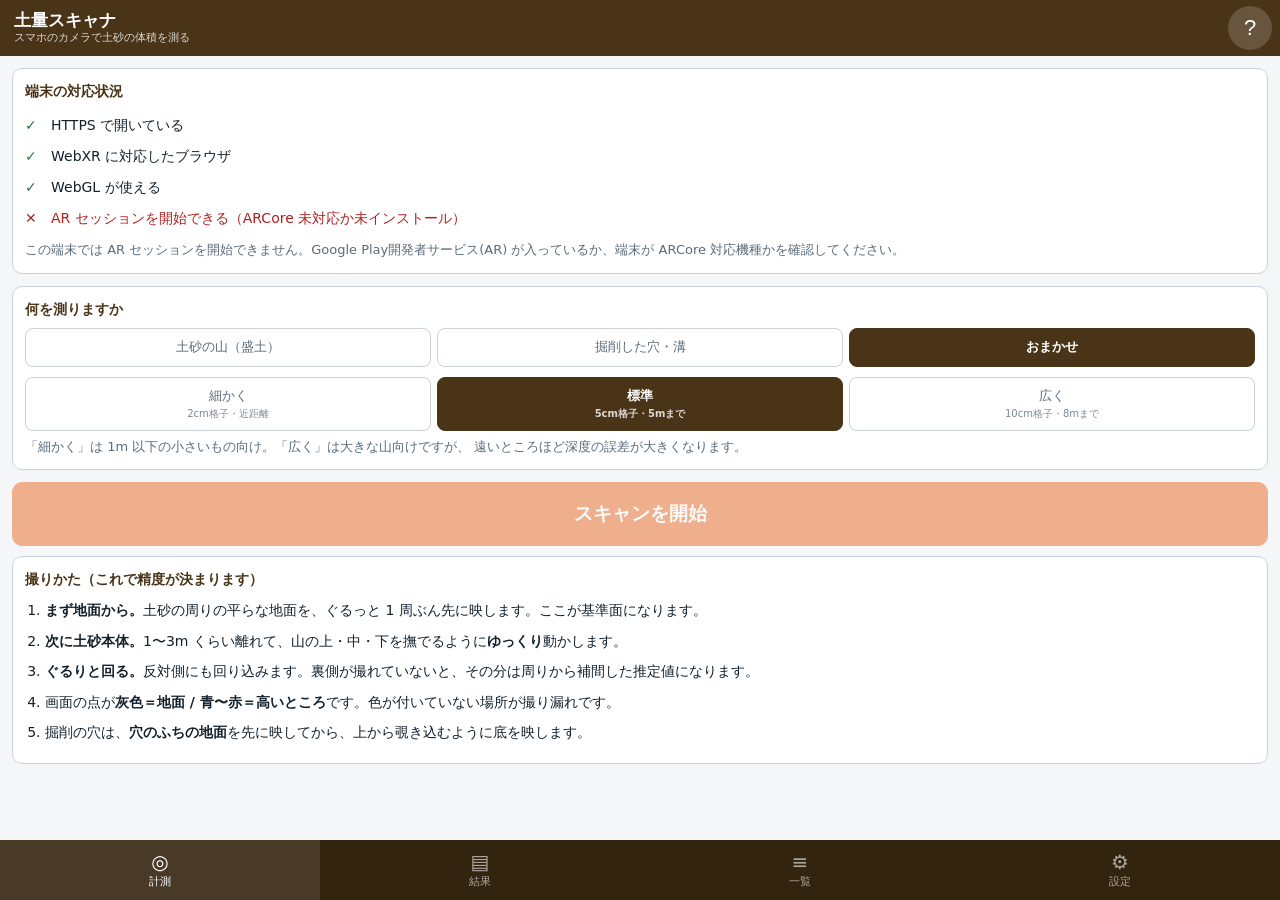
<file: index.html>
<!DOCTYPE html>
<html lang="ja">
<head>
<meta charset="utf-8">
<meta name="viewport" content="width=device-width,initial-scale=1,viewport-fit=cover,user-scalable=no">
<meta name="theme-color" content="#3b2a12">
<meta name="mobile-web-app-capable" content="yes">
<meta name="apple-mobile-web-app-capable" content="yes">
<meta name="apple-mobile-web-app-status-bar-style" content="black-translucent">
<title>土量スキャナ</title>
<link rel="manifest" href="manifest.webmanifest">
<link rel="icon" href="icons/icon-192.png">
<link rel="apple-touch-icon" href="icons/icon-192.png">
<link rel="stylesheet" href="css/style.css">
</head>
<body>

<header id="topbar">
  <div class="tb-main">
    <div class="tb-title">土量スキャナ</div>
    <div class="tb-sub" id="tb-sub">スマホのカメラで土砂の体積を測る</div>
  </div>
  <button id="btn-help" class="tb-btn" title="使い方">?</button>
</header>

<main>

<!-- ================= 計測 ================= -->
<section id="view-scan" class="view active">
  <div class="pad">

    <div class="card" id="cap-card">
      <div class="card-h">端末の対応状況</div>
      <ul class="caps" id="caps"><li class="chk wait">確認中…</li></ul>
      <div id="cap-note" class="note hidden"></div>
    </div>

    <div class="card">
      <div class="card-h">何を測りますか</div>
      <div class="seg" id="seg-side">
        <button data-v="fill" class="on">土砂の山（盛土）</button>
        <button data-v="cut">掘削した穴・溝</button>
        <button data-v="auto">おまかせ</button>
      </div>
      <div class="seg mt" id="seg-preset">
        <button data-v="fine">細かく<span>2cm格子・近距離</span></button>
        <button data-v="std" class="on">標準<span>5cm格子・5mまで</span></button>
        <button data-v="wide">広く<span>10cm格子・8mまで</span></button>
      </div>
      <p class="note mt">
        「細かく」は 1m 以下の小さいもの向け。「広く」は大きな山向けですが、
        遠いところほど深度の誤差が大きくなります。
      </p>
    </div>

    <button id="btn-start" class="btn big primary" disabled>スキャンを開始</button>
    <div id="start-err" class="err hidden"></div>

    <div class="card mt">
      <div class="card-h">撮りかた（これで精度が決まります）</div>
      <ol class="howto">
        <li><b>まず地面から。</b>土砂の周りの平らな地面を、ぐるっと 1 周ぶん先に映します。ここが基準面になります。</li>
        <li><b>次に土砂本体。</b>1〜3m くらい離れて、山の上・中・下を撫でるように<b>ゆっくり</b>動かします。</li>
        <li><b>ぐるりと回る。</b>反対側にも回り込みます。裏側が撮れていないと、その分は周りから補間した推定値になります。</li>
        <li>画面の点が<b>灰色＝地面 / 青〜赤＝高いところ</b>です。色が付いていない場所が撮り漏れです。</li>
        <li>掘削の穴は、<b>穴のふちの地面</b>を先に映してから、上から覗き込むように底を映します。</li>
      </ol>
    </div>

  </div>
</section>

<!-- ================= 結果 ================= -->
<section id="view-result" class="view">
  <div id="res-empty" class="pad empty">
    まだ結果がありません。<br>「計測」タブからスキャンしてください。
  </div>

  <div id="res-body" class="hidden">
    <div class="bigbox">
      <div class="big-label" id="res-kind">体積</div>
      <div class="big-val"><b id="res-vol">—</b><span>m³</span></div>
      <div class="big-sub" id="res-range">—</div>
    </div>

    <div class="kpis">
      <div class="kpi"><span>対象面積</span><b id="res-area">—</b></div>
      <div class="kpi"><span>最大高さ</span><b id="res-hmax">—</b></div>
      <div class="kpi"><span>平均高さ</span><b id="res-hmean">—</b></div>
      <div class="kpi"><span>格子</span><b id="res-cells">—</b></div>
    </div>

    <div id="side-switch" class="row-btns hidden">
      <button id="btn-side-fill" class="btn tiny">土量（基準面より上）</button>
      <button id="btn-side-cut" class="btn tiny">掘削量（基準面より下）</button>
    </div>

    <div id="res-warn"></div>

    <div class="card">
      <div class="card-h">平面図（真上から見た図）</div>
      <div class="seg sm" id="seg-map">
        <button data-v="pan" class="on">移動・拡大</button>
        <button data-v="poly">範囲を囲む</button>
        <button data-v="section">断面線</button>
      </div>
      <div class="canvas-wrap"><canvas id="map"></canvas></div>
      <div class="row-btns sm">
        <button id="btn-poly-clear" class="btn tiny">囲みを消す</button>
        <button id="btn-poly-undo" class="btn tiny">1つ戻す</button>
        <button id="btn-fit" class="btn tiny">全体表示</button>
      </div>
    </div>

    <div class="card">
      <div class="card-h">基準面の調整</div>
      <label class="fld">
        <span>基準面の上下 <b id="lbl-off">0 cm</b></span>
        <input type="range" id="rng-off" min="-100" max="100" step="1" value="0">
      </label>
      <p class="note">
        山の天端を地面と間違えているときや、地面が少ししか写っていないときに動かします。
        右へ動かすと基準面が上がり、体積は減ります。
      </p>
      <label class="fld">
        <span>対象とみなす比高 <b id="lbl-thr">5 cm</b></span>
        <input type="range" id="rng-thr" min="1" max="50" step="1" value="5">
      </label>
      <div class="row-btns">
        <button id="btn-plane-manual" class="btn tiny">スキャン中に拾った地面の点を使う</button>
        <button id="btn-plane-auto" class="btn tiny">自動に戻す</button>
      </div>
      <div id="plane-info" class="note"></div>
    </div>

    <div class="card">
      <div class="card-h">断面図</div>
      <div class="canvas-wrap short"><canvas id="sect"></canvas></div>
      <p class="note">平面図で「断面線」を選び、図の上を指でなぞると断面が出ます。</p>
    </div>

    <div class="card">
      <div class="card-h">土量の換算</div>
      <label class="fld"><span>いま測ったのは</span>
        <select id="sel-measured">
          <option value="loose">ほぐし土量（積んである残土・掘り出した土）</option>
          <option value="bank">地山土量（掘削前の地面・締まった地盤）</option>
          <option value="comp">締固め土量（転圧した盛土）</option>
        </select>
      </label>
      <div class="two">
        <label class="fld"><span>ほぐし率 L</span><input type="number" id="in-L" step="0.01" min="0.5" max="2"></label>
        <label class="fld"><span>締固め率 C</span><input type="number" id="in-C" step="0.01" min="0.5" max="2"></label>
      </div>
      <table class="tbl" id="tbl-conv"></table>
      <label class="fld"><span>ダンプ1台の積載量（ほぐし m³）</span>
        <input type="number" id="in-dump" step="0.1" min="0.5"></label>
      <div class="dump" id="res-dump">—</div>
      <p class="note">L・C は土質で変わります。設計値がある工事では、必ず設計書の値を入れてください。</p>
    </div>

    <div class="card">
      <div class="card-h">3Dモデル</div>
      <div class="seg sm" id="seg-mesh">
        <button data-v="solid" class="on">閉じた立体<span>体積の根拠になる</span></button>
        <button data-v="surface">物体の表面<span>土以外もこちら</span></button>
      </div>
      <div id="mesh-opt-surface" class="hidden">
        <label class="fld"><span>きめ細かさ <b id="lbl-mvox"></b>（細かいほど重くなります）</span>
          <input type="range" id="rng-mvox" min="1" max="12" step="1"></label>
        <label class="chk-l"><input type="checkbox" id="cf-mcrop" checked> 対象だけを切り出す（地面を含めない）</label>
      </div>
      <div class="row-btns">
        <button id="btn-mesh" class="btn primary">3Dモデルを作る</button>
        <button id="btn-mesh-fit" class="btn tiny">向きを戻す</button>
      </div>
      <div class="canvas-wrap" style="background:#eef1f4"><canvas id="view3d"></canvas></div>
      <div id="mesh-info" class="note"></div>
      <div class="row-btns">
        <button id="btn-glb" class="btn" disabled>GLB</button>
        <button id="btn-obj" class="btn" disabled>OBJ</button>
        <button id="btn-stl" class="btn" disabled>STL</button>
      </div>
      <p class="note">
        <b>GLB</b> は Windows の「3D ビューアー」やブラウザでそのまま開け、色も残ります。
        <b>OBJ</b> は Blender・MeshLab・CloudCompare 向け。<b>STL</b> は CAD・3Dプリンタ向け（色なし）。<br>
        「閉じた立体」は上面＝地表・底面＝基準面・側面＝法尻の壁で囲んだ水密な形で、
        その体積は画面の体積と一致します。真上から見て高さが1つに決まる形しか作れません。<br>
        「物体の表面」は点群から表面を起こすので、<b>側面や裏側のある物体</b>（機械・構造物・岩など）も形になります。
        撮れていない面は穴が開くので、ぐるっと回って撮ってください。
      </p>
    </div>

    <div class="card">
      <div class="card-h">保存・書き出し</div>
      <label class="fld"><span>名前</span><input type="text" id="in-name" placeholder="例）1号ヤード 残土 10/5"></label>
      <label class="fld"><span>メモ</span><input type="text" id="in-memo" placeholder="測定条件・立会者など"></label>
      <div class="row-btns">
        <button id="btn-save" class="btn primary">この端末に保存</button>
        <button id="btn-png" class="btn">結果を画像で保存</button>
      </div>
      <div class="row-btns">
        <button id="btn-ply" class="btn">点群 PLY</button>
        <button id="btn-cloudcsv" class="btn">点群 CSV</button>
        <button id="btn-gridcsv" class="btn">格子 CSV</button>
      </div>
      <div class="row-btns">
        <button id="btn-sectcsv" class="btn">断面 CSV</button>
        <button id="btn-json" class="btn">計算条件 JSON</button>
      </div>
    </div>

    <div class="card warnbox">
      <div class="card-h">この数字の使いかた</div>
      <p>スマホの深度は、正しく撮れた条件でも <b>数%〜10数%</b> の誤差が出ます。
      日々の進捗管理・ダンプ台数の見積り・残土量の目安には十分ですが、
      <b>出来形数量や数量変更の根拠にする場合は、必ず監督員と計測方法を協議してください。</b></p>
      <p>「設定」タブの<b>検証</b>で、寸法の分かっている箱などを測って、実際の誤差を確かめてから使うことをおすすめします。</p>
    </div>
  </div>
</section>

<!-- ================= 一覧 ================= -->
<section id="view-list" class="view">
  <div class="pad">
    <div id="list"></div>
    <div class="row-btns mt">
      <button id="btn-list-clear" class="btn danger">保存をすべて消す</button>
    </div>
    <div id="usage" class="note"></div>
  </div>
</section>

<!-- ================= 設定 ================= -->
<section id="view-cfg" class="view">
  <div class="pad">

    <div class="card">
      <div class="card-h">検証（まずこれをやってください）</div>
      <p class="note">寸法の分かっているもの（コンテナ・箱・一斗缶など）を平らな床に置いて測り、
      実際の体積と比べます。ここで出た誤差が、その端末での実力です。</p>
      <div class="two">
        <label class="fld"><span>本当の体積 (m³)</span><input type="number" id="ck-true" step="0.001" min="0"></label>
        <label class="fld"><span>測った体積 (m³)</span><input type="number" id="ck-meas" step="0.001" min="0"></label>
      </div>
      <button id="btn-check" class="btn">誤差を計算</button>
      <div id="ck-out" class="dump">—</div>
      <div id="ck-log"></div>
    </div>

    <div class="card">
      <div class="card-h">スキャン</div>
      <label class="fld"><span>格子の大きさ <b id="lbl-cs"></b></span>
        <input type="range" id="cf-cs" min="1" max="20" step="1"></label>
      <label class="fld"><span>使う深度の上限 <b id="lbl-dmax"></b></span>
        <input type="range" id="cf-dmax" min="2" max="10" step="0.5"></label>
      <label class="fld"><span>1回に読む画素数 <b id="lbl-samp"></b></span>
        <input type="range" id="cf-samp" min="1000" max="20000" step="500"></label>
      <label class="fld"><span>1秒あたりの取り込み回数 <b id="lbl-rate"></b></span>
        <input type="range" id="cf-rate" min="2" max="30" step="1"></label>
      <label class="fld"><span>深度の種類</span>
        <select id="cf-dtype">
          <option value="smooth">平滑（穴が少ない・既定）</option>
          <option value="raw">生（縁がシャープ・対応端末のみ）</option>
        </select></label>
      <label class="fld"><span>速く動かしたときに捨てる速度 <b id="lbl-spd"></b></span>
        <input type="range" id="cf-spd" min="0.5" max="4" step="0.1"></label>
    </div>

    <div class="card">
      <div class="card-h">計算</div>
      <label class="fld"><span>有効セルの最小観測回数 <b id="lbl-mcnt"></b></span>
        <input type="range" id="cf-mcnt" min="1" max="10" step="1"></label>
      <label class="fld"><span>基準面として許す傾き <b id="lbl-tilt"></b></span>
        <input type="range" id="cf-tilt" min="3" max="45" step="1"></label>
      <label class="chk-l"><input type="checkbox" id="cf-largest"> いちばん大きい塊だけ集計する</label>
      <label class="chk-l"><input type="checkbox" id="cf-holes"> 内側の未計測セルを周りから補間する</label>
      <label class="chk-l"><input type="checkbox" id="cf-smooth"> 高さのノイズを 3×3 メディアンでならす</label>
      <label class="chk-l"><input type="checkbox" id="cf-closing"> 領域の 1 格子の切れ目・穴を閉じる</label>
      <p class="note">下 2 つは、深度が荒れているときに対象が細切れになって体積が小さく出るのを防ぎます。
      検証（円錐・深度ノイズ σ=4%）では、これを切ると誤差が −68%、入れると −7% でした。特別な理由がなければ入れたままにしてください。</p>
    </div>

    <div class="card">
      <div class="card-h">保存</div>
      <div id="usage2" class="note"></div>
      <div class="row-btns">
        <button id="btn-reset" class="btn">設定を初期値に戻す</button>
      </div>
      <p class="note">版 1.0 ／ 使い方は右上の ? から。</p>
    </div>

  </div>
</section>

</main>

<nav id="tabs">
  <button data-v="scan" class="on"><i>◎</i>計測</button>
  <button data-v="result"><i>▤</i>結果</button>
  <button data-v="list"><i>≡</i>一覧</button>
  <button data-v="cfg"><i>⚙</i>設定</button>
</nav>

<!-- ================= AR中の重ね表示 ================= -->
<div id="ar-overlay" class="hidden">
  <div id="ar-top">
    <div class="ar-stat"><span>格子</span><b id="ar-cells">0</b></div>
    <div class="ar-stat"><span>点</span><b id="ar-pts">0</b></div>
    <div class="ar-stat"><span>深度</span><b id="ar-valid">—</b></div>
    <div class="ar-stat"><span>秒</span><b id="ar-time">0</b></div>
  </div>
  <div id="ar-speed" class="ar-flag hidden">ゆっくり動かしてください</div>
  <div id="ar-cross"></div>
  <div id="ar-toast" class="hidden"></div>
  <div id="ar-bottom">
    <div class="ar-tools" id="ar-tools">
      <button data-v="none" class="on">スキャン</button>
      <button data-v="ground">地面点</button>
      <button data-v="measure">距離</button>
      <button data-v="bound">範囲</button>
    </div>
    <div class="ar-btns">
      <button id="ar-undo">1つ戻す</button>
      <button id="ar-pause">一時停止</button>
      <button id="ar-done" class="prim">計測おわり</button>
    </div>
  </div>
</div>

<!-- ================= 使い方 ================= -->
<div id="help" class="modal hidden">
  <div class="modal-in">
    <div class="modal-h">使い方<button id="help-x">✕</button></div>
    <div class="modal-b">
      <h3>このアプリがやっていること</h3>
      <p>Android の Chrome から <b>ARCore の深度センシング</b>を呼び出し、
      カメラが見ている面までの距離を毎秒何万点も読み取って、世界座標の点群にします。
      そのあと土木の<b>点高法（メッシュ法）</b>と同じ計算で体積を出します。</p>
      <ol>
        <li>土砂の周りの地面から<b>基準面</b>（平らな面）を最小二乗で当てはめる</li>
        <li>対象を格子に切り、格子ごとに基準面からの<b>比高</b>を出す</li>
        <li><b>体積＝Σ（比高 × 格子面積）</b></li>
      </ol>
      <p>比高が正なら土量（山）、負なら掘削量（穴）です。同じ計算で両方出ます。</p>

      <h3>精度について（大事）</h3>
      <p>スマホの深度は、ToF センサーの無い機種ではカメラを動かした<b>視差</b>から作っています。
      1 点ごとの誤差は距離の数%あり、5m を超えると急に荒くなります。
      たくさんの点を平均するので体積の誤差はそれより小さくなりますが、
      <b>撮り漏れ・基準面のずれ・端末の位置ずれ（ドリフト）</b>が効いてきます。</p>
      <ul>
        <li>1 周歩いて撮った小〜中規模の山：おおむね <b>数%〜10数%</b></li>
        <li>裏側が撮れていない・遠くから撮った：<b>もっと外れます</b></li>
        <li>10m を超える大きな山：歩く距離が長くなるほど位置ずれが効くので、
            <b>ドローン写真測量やTS・GNSSでの検測</b>を使ってください</li>
      </ul>
      <p><b>出来形数量や数量変更の根拠にする場合は、必ず監督員と計測方法を協議してください。</b>
      設計変更の数量根拠として使えるかは発注者の判断です。</p>

      <h3>うまく撮るコツ</h3>
      <ul>
        <li><b>ゆっくり</b>動かす。速く振ると深度が出ません（画面上部に警告が出ます）</li>
        <li>のっぺりした面（真っ黒な土、水たまり、逆光）は苦手です。明るい時間に撮る</li>
        <li>1〜3m の距離が一番安定します。近すぎ（30cm 未満）は取れません</li>
        <li>地面を先に、広めに撮る。基準面がずれると体積は丸ごとずれます</li>
        <li>雨天・濃霧・強い直射日光の照り返しは苦手です</li>
      </ul>

      <h3>画面の色</h3>
      <ul>
        <li><b>灰色</b>＝基準面の近く（＝地面とみなした場所）</li>
        <li><b>青→水→緑→黄→赤</b>＝基準面より高い（山）。赤ほど高い</li>
        <li><b>紫</b>＝基準面より低い（穴）</li>
      </ul>

      <h3>AR 画面のボタン</h3>
      <ul>
        <li><b>スキャン</b>：ふつうに撮るだけ</li>
        <li><b>地面点</b>：画面中央を地面に合わせてタップ。3 点以上拾うと、それだけで基準面を作れます（地面が狭いときに有効）</li>
        <li><b>距離</b>：2 点タップで実距離。<b>コンベックスで測った長さと比べて、その端末の精度を確認できます</b></li>
        <li><b>範囲</b>：山の法尻をタップで囲むと、その中だけを集計します</li>
      </ul>

      <h3>ホーム画面に追加</h3>
      <p>Android の Chrome でこのページを開き、右上のメニューから
      「アプリをインストール」または「ホーム画面に追加」を選ぶと、
      ふつうのアプリと同じアイコンで起動できます。</p>
    </div>
  </div>
</div>

<div id="toast" class="hidden"></div>

<script src="js/geom.js"></script>
<script src="js/grid.js"></script>
<script src="js/volume.js"></script>
<script src="js/mesh.js"></script>
<script src="js/scan.js"></script>
<script src="js/render.js"></script>
<script src="js/view3d.js"></script>
<script src="js/store.js"></script>
<script src="js/exporter.js"></script>
<script src="js/app.js"></script>
</body>
</html>
</file>
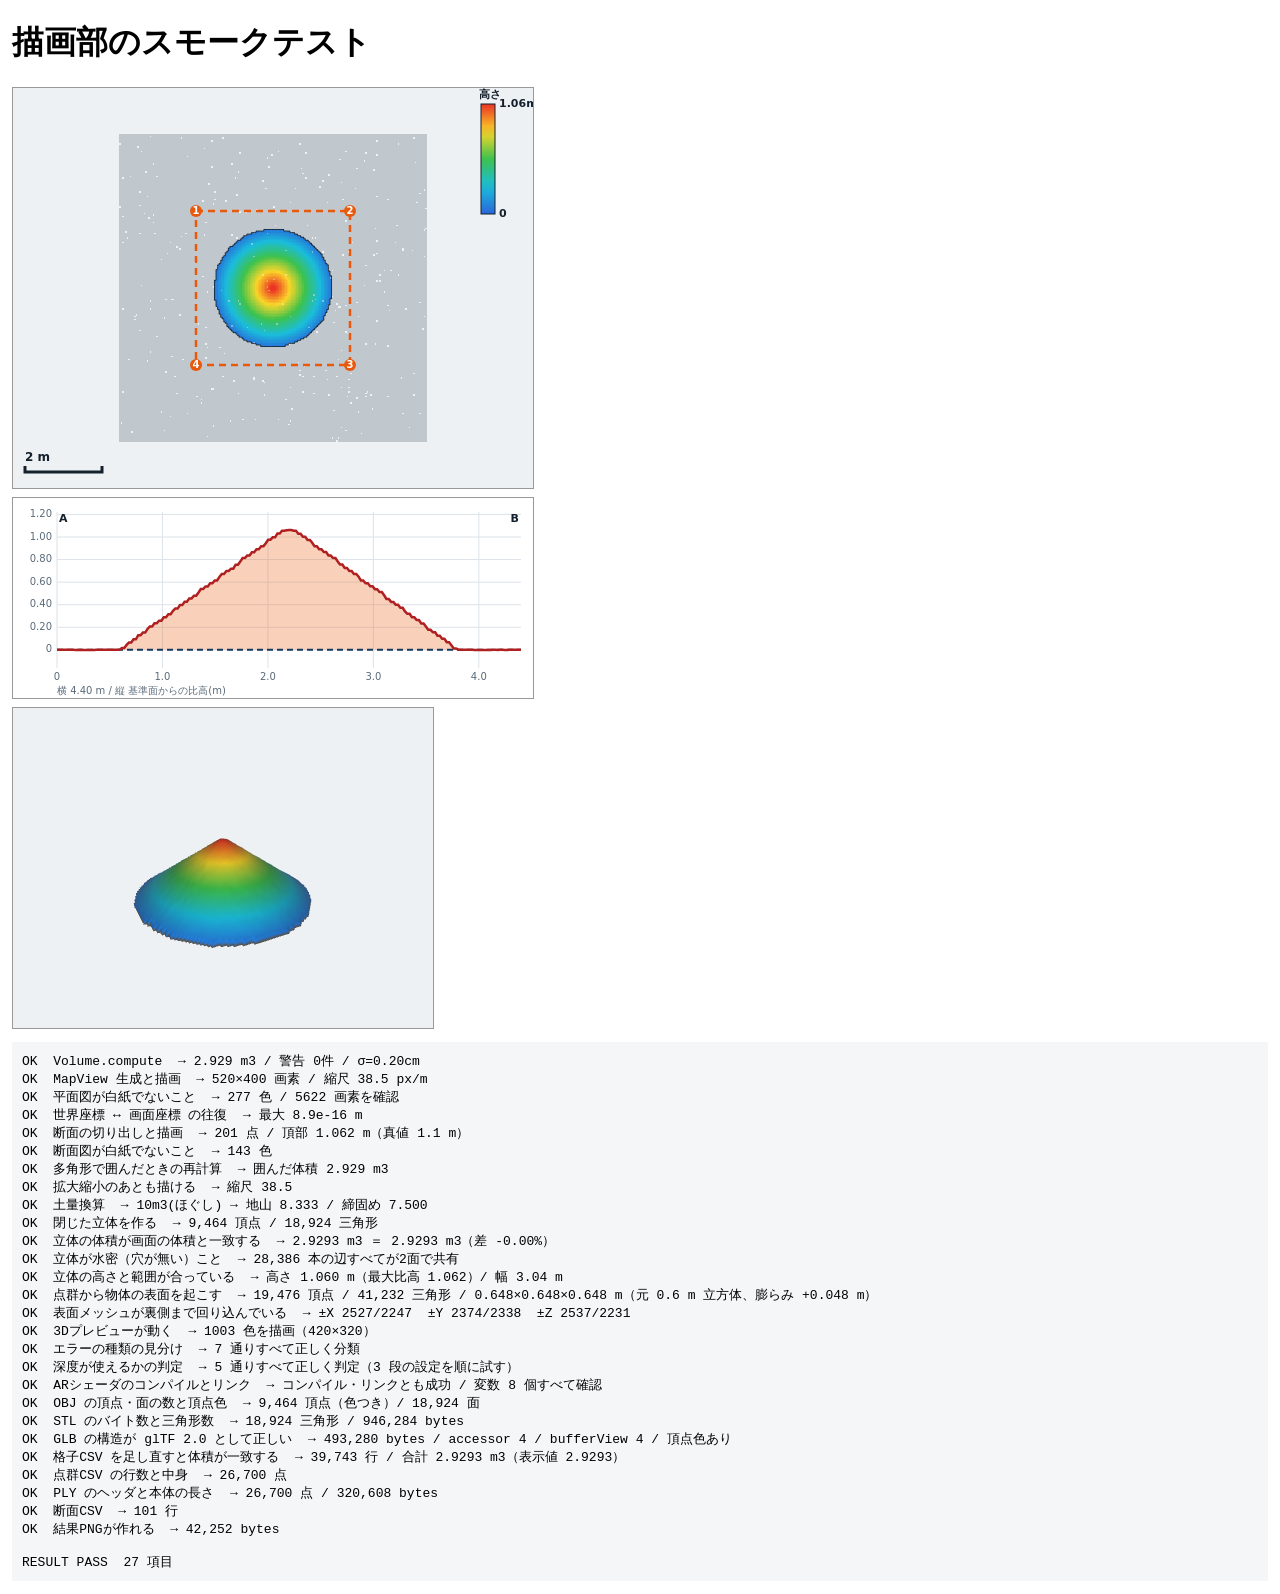
<file: test/render.html>
<!DOCTYPE html>
<html lang="ja">
<head>
<meta charset="utf-8">
<title>描画部のスモークテスト</title>
<style>
 body{font-family:system-ui,monospace;margin:12px}
 canvas{border:1px solid #999;display:block;margin:8px 0}
 #map{width:520px;height:400px}
 #sect{width:520px;height:200px}
 pre{background:#f4f6f8;padding:10px;white-space:pre-wrap}
</style>
</head>
<body>
<h1>描画部のスモークテスト</h1>
<canvas id="map"></canvas>
<canvas id="sect"></canvas>
<canvas id="v3d" style="width:420px;height:320px"></canvas>
<pre id="out">実行中…</pre>

<script src="../js/geom.js"></script>
<script src="../js/grid.js"></script>
<script src="../js/volume.js"></script>
<script src="../js/mesh.js"></script>
<script src="../js/render.js"></script>
<script src="../js/view3d.js"></script>
<script src="../js/exporter.js"></script>
<script src="../js/scan.js"></script>
<script>
(function () {
  var log = [], errs = [];
  window.addEventListener('error', function (e) { errs.push(e.message + ' @' + e.filename + ':' + e.lineno); });
  function T(s) { log.push(s); }
  function must(name, fn) {
    try { var r = fn(); T('OK  ' + name + (r === undefined ? '' : '  → ' + r)); return true; }
    catch (e) { errs.push(name + ': ' + e.message + '\n' + e.stack); T('NG  ' + name + ': ' + e.message); return false; }
  }

  // --- 円錐の格子を合成（実カメラの代わり） ---
  var grid = new HGrid(0.04);
  var R = 1.6, H = 1.1;
  for (var i = 0; i < 200000; i++) {
    var x = (Math.random() - 0.5) * 8, z = (Math.random() - 0.5) * 8;
    var r = Math.sqrt(x*x + z*z);
    var y = r < R ? H * (1 - r/R) : 0;
    grid.add(x, y + (Math.random()-0.5)*0.01, z);
  }
  var res = null;
  must('Volume.compute', function () {
    res = Volume.compute(grid, { thr: 0.05, minCnt: 1, side: 'auto', maxTilt: 20 });
    if (res.error) throw new Error(res.error);
    return res.main.vol.toFixed(3) + ' m3 / 警告 ' + res.warn.length + '件 / σ=' + (res.sigma*100).toFixed(2) + 'cm';
  });

  var mv = null;
  must('MapView 生成と描画', function () {
    mv = new Render.MapView(document.getElementById('map'));
    mv.setResult(res);
    return mv.cv.width + '×' + mv.cv.height + ' 画素 / 縮尺 ' + mv.scale.toFixed(1) + ' px/m';
  });

  must('平面図が白紙でないこと', function () {
    var cv = document.getElementById('map');
    var d = cv.getContext('2d').getImageData(0, 0, cv.width, cv.height).data;
    var colors = {}, n = 0;
    for (var k = 0; k < d.length; k += 4 * 37) {
      colors[d[k] + ',' + d[k+1] + ',' + d[k+2]] = 1; n++;
    }
    var c = Object.keys(colors).length;
    if (c < 8) throw new Error('色数が ' + c + ' 種類しかありません（描けていない疑い）');
    return c + ' 色 / ' + n + ' 画素を確認';
  });

  must('世界座標 ↔ 画面座標 の往復', function () {
    var worst = 0;
    for (var k = 0; k < 500; k++) {
      var x = (Math.random()-0.5)*8, z = (Math.random()-0.5)*8;
      var s = mv.w2s(x, z), w = mv.s2w(s.x, s.y);
      worst = Math.max(worst, Math.abs(w.x-x), Math.abs(w.z-z));
    }
    if (worst > 1e-9) throw new Error('往復誤差 ' + worst);
    return '最大 ' + worst.toExponential(1) + ' m';
  });

  must('断面の切り出しと描画', function () {
    var p = Volume.profile(res, { x: -2.2, z: 0 }, { x: 2.2, z: 0 }, 200);
    if (!p || !p.length) throw new Error('断面が取れません');
    var top = 0;
    p.forEach(function (q) { if (q.h !== null && q.h > top) top = q.h; });
    Render.drawSection(document.getElementById('sect'), p);
    if (Math.abs(top - H) > 0.12) throw new Error('断面の頂部 ' + top.toFixed(3) + ' が高さ ' + H + ' と合いません');
    return p.length + ' 点 / 頂部 ' + top.toFixed(3) + ' m（真値 ' + H + ' m）';
  });

  must('断面図が白紙でないこと', function () {
    var cv = document.getElementById('sect');
    var d = cv.getContext('2d').getImageData(0, 0, cv.width, cv.height).data;
    var colors = {};
    for (var k = 0; k < d.length; k += 4 * 23) colors[d[k] + ',' + d[k+1] + ',' + d[k+2]] = 1;
    var c = Object.keys(colors).length;
    if (c < 4) throw new Error('色数が ' + c + ' 種類しかありません');
    return c + ' 色';
  });

  must('多角形で囲んだときの再計算', function () {
    mv.poly = [{x:-2,z:-2},{x:2,z:-2},{x:2,z:2},{x:-2,z:2}];
    var r2 = Volume.compute(grid, { thr: 0.05, minCnt: 1, side: 'fill', maxTilt: 20, poly: mv.poly });
    if (r2.error) throw new Error(r2.error);
    mv.setResult(r2, true);
    return '囲んだ体積 ' + r2.main.vol.toFixed(3) + ' m3';
  });

  must('拡大縮小のあとも描ける', function () {
    mv.scale *= 2.3; mv.ox += 40; mv.draw();
    mv.fit(); mv.draw();
    return '縮尺 ' + mv.scale.toFixed(1);
  });

  must('土量換算', function () {
    var c = Volume.convert(10, 'loose', 1.2, 0.9);
    if (Math.abs(c.bank - 10/1.2) > 1e-9) throw new Error('地山換算が違います');
    if (Math.abs(c.comp - (10/1.2)*0.9) > 1e-9) throw new Error('締固め換算が違います');
    return '10m3(ほぐし) → 地山 ' + c.bank.toFixed(3) + ' / 締固め ' + c.comp.toFixed(3);
  });

  /* ============================================================
     3Dモデル
     ============================================================ */
  var solid = null, surf = null;

  must('閉じた立体を作る', function () {
    solid = Mesh.solidFromResult(res, { colorBy: 'height' });
    if (!solid) throw new Error('作れませんでした');
    if (!solid.triangleCount) throw new Error('面が0枚');
    if (solid.normals.length !== solid.positions.length) throw new Error('法線の数が合いません');
    if (solid.colors.length !== solid.positions.length) throw new Error('頂点色の数が合いません');
    return solid.vertexCount.toLocaleString() + ' 頂点 / ' + solid.triangleCount.toLocaleString() + ' 三角形';
  });

  must('立体の体積が画面の体積と一致する', function () {
    // 三角形から発散定理で出した体積 ＝ 点高法で出した体積 になるはず
    var e = (solid.meshVolume - solid.reportedVolume) / solid.reportedVolume * 100;
    if (Math.abs(e) > 1.0) {
      throw new Error('立体 ' + solid.meshVolume.toFixed(4) + ' m3 と表示 ' + solid.reportedVolume.toFixed(4) + ' m3 が ' + e.toFixed(2) + '% ちがいます');
    }
    return solid.meshVolume.toFixed(4) + ' m3 ＝ ' + solid.reportedVolume.toFixed(4) + ' m3（差 ' + e.toFixed(2) + '%）';
  });

  must('立体が水密（穴が無い）こと', function () {
    // すべての辺がちょうど2つの三角形に共有されていれば閉じている
    var I = solid.indices, edge = new Map(), bad = 0;
    for (var t = 0; t < I.length; t += 3) {
      for (var k = 0; k < 3; k++) {
        var a = I[t+k], b = I[t+(k+1)%3];
        var key = a < b ? (a * 4294967296 + b) : (b * 4294967296 + a);
        edge.set(key, (edge.get(key) || 0) + 1);
      }
    }
    edge.forEach(function (v) { if (v !== 2) bad++; });
    if (bad) throw new Error(bad + ' 本の辺が2面で共有されていません');
    return edge.size.toLocaleString() + ' 本の辺すべてが2面で共有';
  });

  must('立体の高さと範囲が合っている', function () {
    var b = solid.bounds;
    if (Math.abs(b.h - res.main.hMax) > 0.06) {
      throw new Error('高さ ' + b.h.toFixed(3) + ' が最大比高 ' + res.main.hMax.toFixed(3) + ' と合いません');
    }
    var want = Math.sqrt(res.main.area / Math.PI) * 2;   // 円とみなした直径
    if (Math.abs(b.w - want) > want * 0.2) throw new Error('幅 ' + b.w.toFixed(2) + ' が想定 ' + want.toFixed(2) + ' と離れています');
    return '高さ ' + b.h.toFixed(3) + ' m（最大比高 ' + res.main.hMax.toFixed(3) + '）/ 幅 ' + b.w.toFixed(2) + ' m';
  });

  must('点群から物体の表面を起こす', function () {
    var cl = new VCloud(0.03, 200000);
    // 一辺 0.6m の立方体の「表面」だけを点にする（中身は空＝実際のスキャンと同じ）
    var L = 0.6, st = 0.012;
    for (var a = -L/2; a <= L/2 + 1e-9; a += st) {
      for (var b2 = -L/2; b2 <= L/2 + 1e-9; b2 += st) {
        cl.add(a, b2 + 1, -L/2); cl.add(a, b2 + 1, L/2);
        cl.add(-L/2, b2 + 1, a); cl.add(L/2, b2 + 1, a);
        cl.add(a, 1 - L/2, b2); cl.add(a, 1 + L/2, b2);
      }
    }
    surf = Mesh.surfaceFromCloud(cl, { voxel: 0.02, colorBy: 'none' });
    if (!surf || surf.error) throw new Error(surf ? surf.error : '作れませんでした');
    if (!surf.triangleCount) throw new Error('面が0枚');
    var b = surf.bounds;
    // 距離場を iso ぶん膨らませるので、実寸より iso×2 ほど大きくなる
    var grow = b.w - L;
    if (grow < 0 || grow > surf.iso * 2 + surf.voxel * 2) {
      throw new Error('大きさ ' + b.w.toFixed(3) + ' が元の ' + L + ' からずれすぎ（+' + grow.toFixed(3) + '）');
    }
    if (Math.abs(b.w - b.h) > 0.03 || Math.abs(b.w - b.d) > 0.03) {
      throw new Error('立方体なのに ' + b.w.toFixed(3) + '×' + b.h.toFixed(3) + '×' + b.d.toFixed(3));
    }
    return surf.vertexCount.toLocaleString() + ' 頂点 / ' + surf.triangleCount.toLocaleString() + ' 三角形 / '
         + b.w.toFixed(3) + '×' + b.h.toFixed(3) + '×' + b.d.toFixed(3) + ' m（元 ' + L + ' m 立方体、膨らみ +'
         + grow.toFixed(3) + ' m）';
  });

  must('表面メッシュが裏側まで回り込んでいる', function () {
    // 立方体の6面ぶん、上下左右前後それぞれに法線が向いた三角形があるか
    var N = surf.normals, dirs = [0,0,0,0,0,0];
    for (var i = 0; i < N.length; i += 3) {
      var x = N[i], y = N[i+1], z = N[i+2];
      if (x >  0.8) dirs[0]++; if (x < -0.8) dirs[1]++;
      if (y >  0.8) dirs[2]++; if (y < -0.8) dirs[3]++;
      if (z >  0.8) dirs[4]++; if (z < -0.8) dirs[5]++;
    }
    var missing = dirs.filter(function (d) { return d < 10; }).length;
    if (missing) throw new Error('6方向のうち ' + missing + ' 方向の面がありません: ' + dirs.join(','));
    return '±X ' + dirs[0] + '/' + dirs[1] + '  ±Y ' + dirs[2] + '/' + dirs[3] + '  ±Z ' + dirs[4] + '/' + dirs[5];
  });

  must('3Dプレビューが動く', function () {
    var cv = document.getElementById('v3d');
    var v = new View3D(cv);
    if (!v.ok) throw new Error('WebGL を初期化できません: ' + v.err);
    v.setMesh(solid);
    v.yaw = 1.1; v.pitch = 0.4; v.draw();
    var gl = v.gl;
    var px = new Uint8Array(cv.width * cv.height * 4);
    gl.readPixels(0, 0, cv.width, cv.height, gl.RGBA, gl.UNSIGNED_BYTE, px);
    var cols = {}, bg = 0;
    for (var k = 0; k < px.length; k += 4 * 13) {
      var key = px[k] + ',' + px[k+1] + ',' + px[k+2];
      cols[key] = 1;
      if (px[k] === 238 && px[k+1] === 241) bg++;
    }
    var n = Object.keys(cols).length;
    if (n < 10) throw new Error('描かれていないようです（' + n + ' 色）');
    return n + ' 色を描画（' + cv.width + '×' + cv.height + '）';
  });

  /* --- セッション開始の失敗を正しく見分けられるか（実機で出たエラー文で確認） --- */
  must('エラーの種類の見分け', function () {
    var E = Scanner._explain;
    var cases = [
      // 実機(京セラ DuraForce PRO2)で実際に出た文。message に NotSupported の字が無い
      [{ name: 'NotSupportedError', message: 'The specified session configuration is not supported.' }, 'unsupported'],
      [{ name: '', message: 'The specified session configuration is not supported.' }, 'unsupported'],
      [{ name: 'NotSupportedError', message: '' }, 'unsupported'],
      [{ name: 'SecurityError', message: 'requires user activation' }, 'activation'],
      [{ name: 'NotAllowedError', message: 'Permission denied' }, 'denied'],
      [{ name: 'InvalidStateError', message: '' }, 'state'],
      [{ name: 'TypeError', message: 'なにか別の失敗' }, 'other']
    ];
    var bad = [];
    cases.forEach(function (c) {
      var got = E(c[0]).kind;
      if (got !== c[1]) bad.push('"' + (c[0].name || '-') + '/' + (c[0].message || '-') + '" → ' + got + '（期待 ' + c[1] + '）');
    });
    if (bad.length) throw new Error(bad.join(' ／ '));
    return cases.length + ' 通りすべて正しく分類';
  });

  must('深度が使えるかの判定', function () {
    var D = Scanner._depthCheck;
    var t = [
      [{ enabledFeatures: ['depth-sensing', 'hit-test'], depthUsage: 'cpu-optimized' }, true, null],
      [{ enabledFeatures: ['hit-test'], depthUsage: null }, false, 'nodepth'],
      [{ enabledFeatures: ['depth-sensing'], depthUsage: 'gpu-optimized' }, false, 'gpuonly'],
      [{ depthUsage: 'cpu-optimized' }, true, null],
      [{ }, false, 'nodepth']
    ];
    var bad = [];
    t.forEach(function (c, i) {
      var r = D(c[0]);
      if (r.ok !== c[1] || (!c[1] && r.kind !== c[2])) bad.push('#' + (i + 1) + ' → ' + JSON.stringify(r));
    });
    if (bad.length) throw new Error(bad.join(' ／ '));
    return t.length + ' 通りすべて正しく判定（' + Scanner._LADDER.length + ' 段の設定を順に試す）';
  });

  /* --- AR の描画シェーダ（実機でしか動かない部分）だけでもコンパイルを確かめる --- */
  must('ARシェーダのコンパイルとリンク', function () {
    var c = document.createElement('canvas');
    var gl = c.getContext('webgl') || c.getContext('experimental-webgl');
    if (!gl) throw new Error('WebGL が使えません（この環境では確認できません）');
    var S = Scanner.SHADERS;
    var vs = S.compile(gl, gl.VERTEX_SHADER, S.VS);
    var fs = S.compile(gl, gl.FRAGMENT_SHADER, S.FS);
    var p = gl.createProgram();
    gl.attachShader(p, vs); gl.attachShader(p, fs); gl.linkProgram(p);
    if (!gl.getProgramParameter(p, gl.LINK_STATUS)) throw new Error('リンク失敗: ' + gl.getProgramInfoLog(p));
    var miss = [];
    ['uProj','uView','uPlane','uRange','uFlat','uSize','uRound'].forEach(function (u) {
      if (gl.getUniformLocation(p, u) === null) miss.push(u);
    });
    if (gl.getAttribLocation(p, 'aPos') < 0) miss.push('aPos');
    if (miss.length) throw new Error('見つからない変数: ' + miss.join(','));
    return 'コンパイル・リンクとも成功 / 変数 8 個すべて確認';
  });

  /* --- 書き出しは Blob を横取りして中身まで確かめる --------------
     Exporter の中の download() は外から差し替えられないので、
     その 1 段下（URL.createObjectURL）で受け止める。
     ついでに <a>.click() を空にして、実際のダウンロードは起こさない。 */
  var caught = [];
  var realCreate = URL.createObjectURL, realRevoke = URL.revokeObjectURL;
  var realClick = HTMLAnchorElement.prototype.click;
  var onBlob = null;   // 非同期(toBlob)の書き出しを、時間で待たずに受け止めるための受け口
  URL.createObjectURL = function (b) {
    caught.push(b);
    if (onBlob) { var f = onBlob; onBlob = null; f(b); }
    return 'blob:stub-' + caught.length;
  };
  URL.revokeObjectURL = function () {};
  HTMLAnchorElement.prototype.click = function () {};

  function grab(fn) { caught.length = 0; fn(); return caught[0] || null; }

  var bObj = grab(function () { Exporter.objMesh(solid, 'smoke'); });
  var bStl = grab(function () { Exporter.stlMesh(solid, 'smoke'); });
  var bGlb = grab(function () { Exporter.glbMesh(solid, 'smoke'); });
  var bGrid = grab(function () { Exporter.gridCsv(res, 'smoke'); });
  var bCloudCsv, bPly, bSect, bPng;
  var cloud = new VCloud(0.05, 100000);
  for (var k = 0; k < 30000; k++) cloud.add(Math.random()*4-2, Math.random(), Math.random()*4-2);
  bCloudCsv = grab(function () { Exporter.cloudCsv(cloud, 'smoke'); });
  bPly      = grab(function () { Exporter.ply(cloud, 'smoke'); });
  bSect     = grab(function () {
    Exporter.sectionCsv(Volume.profile(res, {x:-2.2,z:0}, {x:2.2,z:0}, 100), 'smoke');
  });

  var pngDone = new Promise(function (done) {
    caught.length = 0;
    // toBlob は実時間で動くので、待ち時間で区切らず「出来たら進む」にする
    onBlob = function (b) { bPng = b; done(); };
    Exporter.png(document.getElementById('map'), ['行1', '行2', '行3'], 'テスト', 'smoke');
    setTimeout(function () { if (!bPng) { onBlob = null; bPng = caught[0] || null; done(); } }, 10000);
  });

  pngDone.then(function () {
    return Promise.all([bGrid.text(), bCloudCsv.text(), bPly.arrayBuffer(), bSect.text(),
                        bObj.text(), bStl.arrayBuffer(), bGlb.arrayBuffer()]);
  }).then(function (r) {
    var gridTxt = r[0], cloudTxt = r[1], plyBuf = r[2], sectTxt = r[3];
    var objTxt = r[4], stlBuf = r[5], glbBuf = r[6];

    must('OBJ の頂点・面の数と頂点色', function () {
      var v = 0, vn = 0, f = 0, first = null;
      objTxt.split('\n').forEach(function (l) {
        if (l.charAt(0) === '#') return;
        if (l.indexOf('v ') === 0)  { if (!v) first = l.split(' '); v++; }
        else if (l.indexOf('vn ') === 0) vn++;
        else if (l.indexOf('f ') === 0)  f++;
      });
      if (v !== solid.vertexCount) throw new Error('v が ' + v + '（期待 ' + solid.vertexCount + '）');
      if (vn !== solid.vertexCount) throw new Error('vn が ' + vn);
      if (f !== solid.triangleCount) throw new Error('f が ' + f + '（期待 ' + solid.triangleCount + '）');
      if (first.length !== 7) throw new Error('頂点色が付いていません: ' + first.join(' '));
      if (Math.abs(parseFloat(first[1]) - solid.positions[0]) > 1e-3) throw new Error('1点目の X が違います');
      return v.toLocaleString() + ' 頂点（色つき）/ ' + f.toLocaleString() + ' 面';
    });

    must('STL のバイト数と三角形数', function () {
      var dv = new DataView(stlBuf);
      var n = dv.getUint32(80, true);
      if (n !== solid.triangleCount) throw new Error('宣言 ' + n + '（期待 ' + solid.triangleCount + '）');
      if (stlBuf.byteLength !== 84 + n * 50) throw new Error('大きさ ' + stlBuf.byteLength + ' が合いません');
      // 1枚目の法線が単位ベクトルか
      var L = Math.hypot(dv.getFloat32(84, true), dv.getFloat32(88, true), dv.getFloat32(92, true));
      if (Math.abs(L - 1) > 1e-3) throw new Error('法線の長さが ' + L.toFixed(4));
      return n.toLocaleString() + ' 三角形 / ' + stlBuf.byteLength.toLocaleString() + ' bytes';
    });

    must('GLB の構造が glTF 2.0 として正しい', function () {
      var dv = new DataView(glbBuf);
      if (dv.getUint32(0, true) !== 0x46546C67) throw new Error('先頭が glTF ではありません');
      if (dv.getUint32(4, true) !== 2) throw new Error('version が 2 ではありません');
      if (dv.getUint32(8, true) !== glbBuf.byteLength) throw new Error('全体長が実ファイル長と違います');
      var jLen = dv.getUint32(12, true);
      if (dv.getUint32(16, true) !== 0x4E4F534A) throw new Error('JSON チャンクがありません');
      if (jLen % 4) throw new Error('JSON チャンクが4バイト境界ではありません');
      var j = JSON.parse(new TextDecoder().decode(new Uint8Array(glbBuf, 20, jLen)));
      var bLen = dv.getUint32(20 + jLen, true);
      if (dv.getUint32(24 + jLen, true) !== 0x004E4942) throw new Error('BIN チャンクがありません');
      if (bLen % 4) throw new Error('BIN チャンクが4バイト境界ではありません');
      if (20 + jLen + 8 + bLen !== glbBuf.byteLength) throw new Error('チャンク長の合計が合いません');
      if (j.buffers[0].byteLength !== bLen) throw new Error('buffer の宣言長が BIN と違います');

      var prim = j.meshes[0].primitives[0];
      if (j.accessors[prim.indices].count !== solid.indices.length) throw new Error('indices の数が違います');
      if (j.accessors[prim.attributes.POSITION].count !== solid.vertexCount) throw new Error('POSITION の数が違います');
      if (j.accessors[prim.attributes.COLOR_0].componentType !== 5121 ||
          !j.accessors[prim.attributes.COLOR_0].normalized) throw new Error('COLOR_0 の型が違います');
      // bufferView が重なっていないか、BIN に収まっているか
      j.bufferViews.forEach(function (v, i) {
        if (v.byteOffset % 4) throw new Error('bufferView ' + i + ' が4バイト境界ではありません');
        if (v.byteOffset + v.byteLength > bLen) throw new Error('bufferView ' + i + ' が BIN からはみ出しています');
      });
      // POSITION の min/max が実際の範囲と合っているか
      var acc = j.accessors[prim.attributes.POSITION], b = solid.bounds;
      if (Math.abs(acc.min[0] - b.x0) > 1e-4 || Math.abs(acc.max[1] - b.y1) > 1e-4) throw new Error('min/max が範囲と違います');
      // BIN から1点目の座標を読み直す
      var pv = j.bufferViews[prim.attributes.POSITION === 1 ? 1 : 0];
      var px = new DataView(glbBuf, 28 + jLen + j.bufferViews[1].byteOffset).getFloat32(0, true);
      if (Math.abs(px - solid.positions[0]) > 1e-4) throw new Error('BIN の1点目が違います');
      return glbBuf.byteLength.toLocaleString() + ' bytes / accessor ' + j.accessors.length
           + ' / bufferView ' + j.bufferViews.length + ' / 頂点色あり';
    });


    // 格子CSV: 体積寄与の列を足し直して、表示している体積と一致するか
    must('格子CSV を足し直すと体積が一致する', function () {
      var lines = gridTxt.split(/\r?\n/).filter(function (l) { return l && l.charAt(0) !== '#' && l.charAt(0) !== '﻿'; });
      var head = lines.shift();
      if (head.indexOf('体積寄与') < 0) throw new Error('見出しが違います: ' + head);
      var sum = 0, n = 0;
      lines.forEach(function (l) {
        var c = l.split(',');
        if (c.length < 8) return;
        sum += parseFloat(c[4]) || 0; n++;
      });
      var want = res.main.sign > 0 ? res.main.vol : -res.main.vol;
      if (Math.abs(sum - want) > 1e-3) throw new Error('CSVの合計 ' + sum.toFixed(4) + ' が体積 ' + want.toFixed(4) + ' と違います');
      return n.toLocaleString() + ' 行 / 合計 ' + sum.toFixed(4) + ' m3（表示値 ' + want.toFixed(4) + '）';
    });

    must('点群CSV の行数と中身', function () {
      var lines = cloudTxt.split(/\r?\n/).filter(function (l) { return l && l.charAt(0) !== '#'; });
      if (lines[0] !== 'X,Y,Z') throw new Error('見出しが違います');
      if (lines.length - 1 !== cloud.n) throw new Error('行数 ' + (lines.length-1) + ' が点数 ' + cloud.n + ' と違います');
      var c = lines[1].split(',');
      if (Math.abs(parseFloat(c[0]) - cloud.px[0]) > 5e-4) throw new Error('1点目の X が違います');
      return cloud.n.toLocaleString() + ' 点';
    });

    must('PLY のヘッダと本体の長さ', function () {
      var head = new TextDecoder().decode(new Uint8Array(plyBuf, 0, 300));
      var m = head.match(/element vertex (\d+)/);
      if (!m) throw new Error('element vertex がありません');
      if (+m[1] !== cloud.n) throw new Error('宣言点数 ' + m[1] + ' が ' + cloud.n + ' と違います');
      if (head.indexOf('binary_little_endian') < 0) throw new Error('format 行が違います');
      // indexOf は「文字数」なので、バイト数に直してから本体の位置を出す
      var hEnd = new TextEncoder().encode(head.slice(0, head.indexOf('end_header\n') + 11)).length;
      if (plyBuf.byteLength - hEnd !== cloud.n * 12) {
        throw new Error('本体 ' + (plyBuf.byteLength - hEnd) + ' バイトが ' + (cloud.n*12) + ' と違います');
      }
      var dv = new DataView(plyBuf, hEnd);
      for (var i = 0; i < 3; i++) {
        if (Math.abs(dv.getFloat32(i*12, true) - cloud.px[i]) > 1e-6) throw new Error((i+1) + '点目の X が違います');
        if (Math.abs(dv.getFloat32(i*12+8, true) - cloud.pz[i]) > 1e-6) throw new Error((i+1) + '点目の Z が違います');
      }
      return cloud.n.toLocaleString() + ' 点 / ' + plyBuf.byteLength.toLocaleString() + ' bytes';
    });

    must('断面CSV', function () {
      var lines = sectTxt.split(/\r?\n/).filter(function (l) { return l && l.charAt(0) !== '#' && l.charAt(0) !== '﻿'; });
      if (lines.length < 100) throw new Error('行数が少なすぎます: ' + lines.length);
      return (lines.length - 1) + ' 行';
    });

    must('結果PNGが作れる', function () {
      if (!bPng) throw new Error('PNG が作られていません');
      if (bPng.type !== 'image/png') throw new Error('種類が ' + bPng.type);
      if (bPng.size < 3000) throw new Error('小さすぎます: ' + bPng.size);
      return bPng.size.toLocaleString() + ' bytes';
    });

    URL.createObjectURL = realCreate; URL.revokeObjectURL = realRevoke;
    HTMLAnchorElement.prototype.click = realClick;

    document.getElementById('out').textContent =
      log.join('\n') + '\n\n' +
      (errs.length ? 'RESULT FAIL\n' + errs.join('\n') : 'RESULT PASS  ' + log.length + ' 項目');
  }).catch(function (e) {
    document.getElementById('out').textContent =
      log.join('\n') + '\n\nRESULT FAIL\n' + e.message + '\n' + e.stack;
  });
})();
</script>
</body>
</html>
</file>
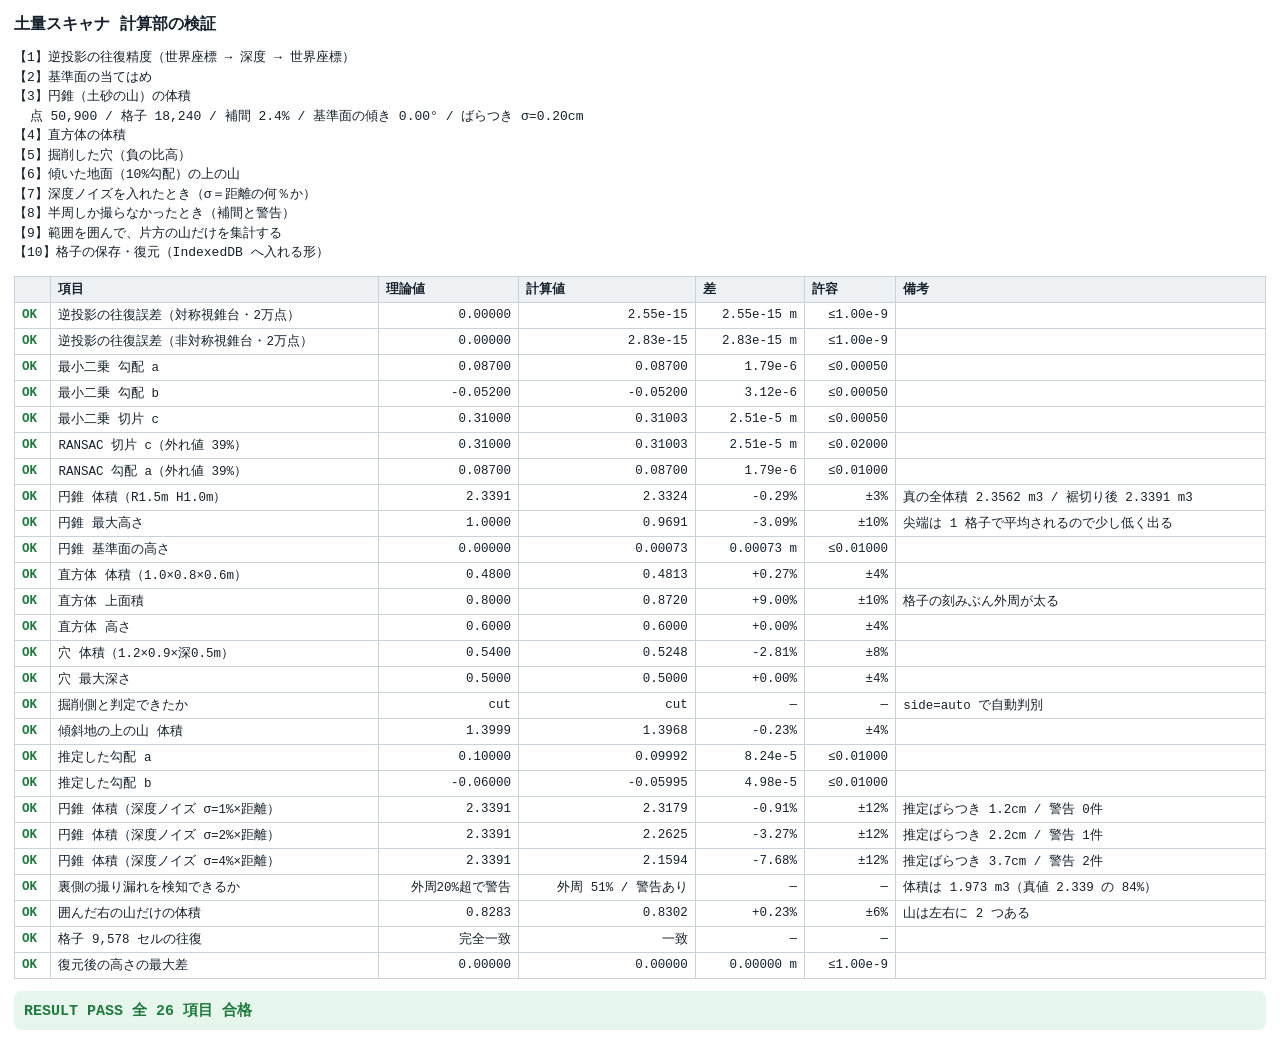
<file: test/verify.html>
<!DOCTYPE html>
<html lang="ja">
<head>
<meta charset="utf-8">
<title>土量スキャナ 検証</title>
<style>
 body{font-family:"Consolas","Menlo",monospace;font-size:13px;margin:14px;background:#fff;color:#14202b}
 h1{font-size:16px}
 pre{white-space:pre-wrap;line-height:1.5}
 table{border-collapse:collapse;font-size:12.5px;margin-top:10px;width:100%}
 th,td{border:1px solid #c9d2da;padding:4px 7px;text-align:left}
 th{background:#eef1f4}
 td.n{text-align:right;font-variant-numeric:tabular-nums}
 .ok{color:#1f7a3d;font-weight:700}
 .ng{color:#b02020;font-weight:700}
 #sum{font-size:15px;font-weight:700;margin-top:12px;padding:10px;border-radius:8px}
 #sum.pass{background:#e6f6ec;color:#1f7a3d}
 #sum.fail{background:#fdeaea;color:#b02020}
</style>
</head>
<body>
<h1>土量スキャナ 計算部の検証</h1>
<pre id="log">実行中…</pre>
<div id="tbl"></div>
<div id="sum"></div>

<script src="../js/geom.js"></script>
<script src="../js/grid.js"></script>
<script src="../js/volume.js"></script>
<script>
  var LOG = [];
  window.TOUT = function (s) { LOG.push(s); };
</script>
<script src="cases.js"></script>
<script>
(function () {
  document.getElementById('log').textContent = LOG.join('\n');
  var R = window.TRESULT || { rows: [], fails: 99 };
  var h = '<table><tr><th></th><th>項目</th><th>理論値</th><th>計算値</th><th>差</th><th>許容</th><th>備考</th></tr>';
  R.rows.forEach(function (r) {
    h += '<tr><td class="' + (r[0] ? 'ok">OK' : 'ng">NG') + '</td><td>' + r[1] + '</td>'
       + '<td class="n">' + r[2] + '</td><td class="n">' + r[3] + '</td>'
       + '<td class="n">' + r[4] + '</td><td class="n">' + r[5] + '</td><td>' + (r[6] || '') + '</td></tr>';
  });
  document.getElementById('tbl').innerHTML = h + '</table>';
  var s = document.getElementById('sum');
  s.className = R.fails === 0 ? 'pass' : 'fail';
  s.textContent = R.fails === 0
    ? 'RESULT PASS  全 ' + R.rows.length + ' 項目 合格'
    : 'RESULT FAIL  ' + R.fails + ' 項目 不合格 / 全 ' + R.rows.length + ' 項目';
})();
</script>
</body>
</html>
</file>
<file: css/style.css>
/* ============================================================
   土量スキャナ  屋外での視認性を優先した高コントラスト配色
   ============================================================ */
:root{
  --head:#4a3418;
  --head-d:#33240f;
  --accent:#e8590c;
  --ok:#1f7a3d;
  --danger:#b02020;
  --bg:#f4f6f8;
  --card:#ffffff;
  --line:#c9d2da;
  --text:#14202b;
  --muted:#5b6b7a;
  --tabh:60px;
  --toph:56px;
  --safeb:env(safe-area-inset-bottom,0px);
  --safet:env(safe-area-inset-top,0px);
}
*{box-sizing:border-box}
html,body{margin:0;height:100%;overscroll-behavior:none}
body{
  font-family:system-ui,-apple-system,"Hiragino Kaku Gothic ProN","Yu Gothic UI","Meiryo",sans-serif;
  background:var(--bg);color:var(--text);
  font-size:16px;line-height:1.5;
  -webkit-text-size-adjust:100%;
}
b{font-variant-numeric:tabular-nums}
.hidden{display:none !important}
.mt{margin-top:10px}
.note{color:var(--muted);font-size:13px;line-height:1.6;margin:6px 0 0}
.err{background:#fde8e8;border:1px solid #f0b4b4;color:#8a1a1a;padding:10px 12px;border-radius:8px;margin-top:10px;font-size:14px;white-space:pre-wrap}

/* ---------- 上部バー ---------- */
#topbar{
  position:fixed;top:0;left:0;right:0;height:calc(var(--toph) + var(--safet));
  padding-top:var(--safet);
  background:var(--head);color:#fff;z-index:900;
  display:flex;align-items:center;gap:8px;padding-left:14px;padding-right:8px;
}
.tb-main{flex:1;min-width:0}
.tb-title{font-size:17px;font-weight:700;line-height:1.2}
.tb-sub{font-size:11px;opacity:.8;white-space:nowrap;overflow:hidden;text-overflow:ellipsis}
.tb-btn{
  width:44px;height:44px;border-radius:50%;border:0;background:rgba(255,255,255,.16);
  color:#fff;font-size:22px;line-height:1;flex:none;
}

/* ---------- レイアウト ---------- */
main{
  position:fixed;left:0;right:0;
  top:calc(var(--toph) + var(--safet));
  bottom:calc(var(--tabh) + var(--safeb));
  overflow:hidden;
}
.view{position:absolute;inset:0;overflow:auto;-webkit-overflow-scrolling:touch;display:none}
.view.active{display:block}
.pad{padding:12px 12px 24px}
.empty{color:var(--muted);text-align:center;padding-top:60px;line-height:1.9}

/* ---------- タブ ---------- */
#tabs{
  position:fixed;left:0;right:0;bottom:0;height:calc(var(--tabh) + var(--safeb));
  padding-bottom:var(--safeb);
  background:var(--head-d);display:flex;z-index:900;
}
#tabs button{
  flex:1;border:0;background:none;color:rgba(255,255,255,.6);
  font-size:11px;display:flex;flex-direction:column;align-items:center;justify-content:center;gap:2px;
  font-family:inherit;
}
#tabs button i{font-style:normal;font-size:20px;line-height:1}
#tabs button.on{color:#fff;background:rgba(255,255,255,.10)}

/* ---------- カード ---------- */
.card{
  background:var(--card);border:1px solid var(--line);border-radius:10px;
  padding:12px;margin-bottom:12px;
}
.card-h{font-weight:700;font-size:14px;margin-bottom:8px;color:var(--head)}
.warnbox{background:#fff8ec;border-color:#e6cf9e}
.warnbox p{font-size:13px;line-height:1.7;margin:6px 0}

/* ---------- ボタン ---------- */
.btn{
  border:1px solid var(--line);background:#fff;color:var(--text);
  border-radius:8px;padding:11px 14px;font-size:15px;font-family:inherit;
  flex:1;min-width:0;
}
.btn.primary{background:var(--accent);border-color:var(--accent);color:#fff;font-weight:700}
.btn.danger{background:#fff;border-color:#e0a0a0;color:var(--danger)}
.btn.big{width:100%;padding:18px;font-size:19px;font-weight:700;border-radius:10px}
.btn.tiny{padding:8px 10px;font-size:13px}
.btn:disabled{opacity:.45}
.row-btns{display:flex;gap:8px;margin-top:8px}
.row-btns.sm{margin-top:6px}

/* ---------- 選択スイッチ ---------- */
.seg{display:flex;gap:6px}
.seg button{
  flex:1;border:1px solid var(--line);background:#fff;color:var(--muted);
  border-radius:8px;padding:10px 6px;font-size:13px;font-family:inherit;line-height:1.3;
  display:flex;flex-direction:column;align-items:center;gap:2px;
}
.seg button span{font-size:10px;opacity:.8}
.seg button.on{background:var(--head);border-color:var(--head);color:#fff;font-weight:700}
.seg.sm button{padding:8px 4px;font-size:12px}

/* ---------- 対応状況 ---------- */
.caps{list-style:none;margin:0;padding:0;font-size:14px}
.caps li{padding:5px 0 5px 26px;position:relative}
.caps li::before{position:absolute;left:0;top:5px;font-weight:700}
.caps li.ok::before{content:'✓';color:var(--ok)}
.caps li.ng::before{content:'✕';color:var(--danger)}
.caps li.wait::before{content:'…';color:var(--muted)}
.caps li.ng{color:var(--danger)}

/* ---------- 手順 ---------- */
.howto{margin:0;padding-left:20px;font-size:14px;line-height:1.75}
.howto li{margin-bottom:6px}

/* ---------- 大きな数値 ---------- */
.bigbox{
  background:var(--head);color:#fff;padding:16px 14px;margin:0 0 12px;
}
.big-label{font-size:12px;opacity:.8}
.big-val{display:flex;align-items:baseline;gap:6px}
.big-val b{font-size:46px;font-weight:800;letter-spacing:-1px;line-height:1.05}
.big-val span{font-size:18px;opacity:.9}
.big-sub{font-size:12px;opacity:.8;margin-top:2px}

.kpis{display:grid;grid-template-columns:1fr 1fr;gap:8px;padding:0 12px 12px}
.kpi{background:#fff;border:1px solid var(--line);border-radius:8px;padding:8px 10px}
.kpi span{display:block;font-size:11px;color:var(--muted)}
.kpi b{font-size:19px}

#res-body>.card,#res-body>#res-warn,#res-body>#side-switch{margin-left:12px;margin-right:12px}
#side-switch{margin-top:0;margin-bottom:12px}
#side-switch .btn.on{background:var(--head);border-color:var(--head);color:#fff;font-weight:700}
#res-warn .w{
  background:#fff4e0;border:1px solid #e8c98a;border-radius:8px;
  padding:9px 11px;margin-bottom:8px;font-size:13px;line-height:1.6;
}
#res-warn .w::before{content:'⚠ ';font-weight:700}

/* ---------- 図 ---------- */
.canvas-wrap{
  width:100%;height:56vw;max-height:420px;min-height:220px;
  border:1px solid var(--line);border-radius:8px;overflow:hidden;background:#eef1f4;
}
.canvas-wrap.short{height:34vw;min-height:160px;max-height:240px}
.canvas-wrap canvas{width:100%;height:100%;display:block;touch-action:none}

/* ---------- 入力 ---------- */
.fld{display:block;margin:10px 0}
.fld>span{display:block;font-size:12px;color:var(--muted);margin-bottom:4px}
.fld>span b{color:var(--text);font-size:14px}
.fld input[type=text],.fld input[type=number],.fld select{
  width:100%;padding:10px;border:1px solid var(--line);border-radius:8px;
  font-size:16px;font-family:inherit;background:#fff;color:var(--text);
}
.fld input[type=range]{width:100%;accent-color:var(--accent);height:32px}
.two{display:grid;grid-template-columns:1fr 1fr;gap:8px}
.chk-l{display:flex;align-items:center;gap:8px;font-size:14px;margin:10px 0}
.chk-l input{width:20px;height:20px;accent-color:var(--accent)}

.tbl{width:100%;border-collapse:collapse;font-size:14px;margin-top:6px}
.tbl td{padding:7px 4px;border-bottom:1px solid var(--line)}
.tbl td:first-child{color:var(--muted);font-size:13px}
.tbl td:last-child{text-align:right;font-weight:700;font-variant-numeric:tabular-nums}
.dump{background:#f0f4f8;border-radius:8px;padding:10px;margin-top:8px;font-size:15px;font-weight:700;text-align:center}

/* ---------- 一覧 ---------- */
.item{background:#fff;border:1px solid var(--line);border-radius:10px;padding:11px;margin-bottom:9px}
.item .nm{font-weight:700;font-size:15px}
.item .dt{font-size:12px;color:var(--muted)}
.item .vv{font-size:20px;font-weight:800;color:var(--head);margin:4px 0}
.item .mm{font-size:13px;color:var(--muted)}

/* ---------- AR 重ね表示 ---------- */
#ar-overlay{position:fixed;inset:0;z-index:2000;pointer-events:none;color:#fff;
  font-family:system-ui,-apple-system,"Hiragino Kaku Gothic ProN",sans-serif}
#ar-overlay.on{display:block}
#ar-top{
  position:absolute;top:calc(8px + var(--safet));left:8px;right:8px;
  display:flex;gap:6px;pointer-events:none;
}
.ar-stat{
  background:rgba(0,0,0,.55);border-radius:8px;padding:5px 9px;flex:1;text-align:center;
  backdrop-filter:blur(3px);
}
.ar-stat span{display:block;font-size:10px;opacity:.75}
.ar-stat b{font-size:16px;font-variant-numeric:tabular-nums}
.ar-flag{
  position:absolute;top:calc(64px + var(--safet));left:50%;transform:translateX(-50%);
  background:rgba(200,40,20,.9);padding:7px 14px;border-radius:20px;font-size:14px;font-weight:700;
}
#ar-cross{
  position:absolute;left:50%;top:50%;width:34px;height:34px;margin:-17px 0 0 -17px;
  border:2px solid rgba(255,255,255,.9);border-radius:50%;
  box-shadow:0 0 0 1px rgba(0,0,0,.4), inset 0 0 0 1px rgba(0,0,0,.4);
}
#ar-cross::before,#ar-cross::after{
  content:'';position:absolute;background:rgba(255,255,255,.9);
}
#ar-cross::before{left:50%;top:-9px;width:1px;height:52px;margin-left:-.5px}
#ar-cross::after{top:50%;left:-9px;height:1px;width:52px;margin-top:-.5px}
#ar-toast{
  position:absolute;left:12px;right:12px;bottom:150px;
  background:rgba(0,0,0,.78);padding:10px 14px;border-radius:10px;font-size:14px;line-height:1.5;
}
#ar-bottom{
  position:absolute;left:8px;right:8px;bottom:calc(10px + var(--safeb));
  pointer-events:auto;
}
.ar-tools{display:flex;gap:6px;margin-bottom:8px}
.ar-tools button{
  flex:1;border:1px solid rgba(255,255,255,.35);background:rgba(0,0,0,.5);color:#fff;
  border-radius:8px;padding:10px 4px;font-size:13px;font-family:inherit;
}
.ar-tools button.on{background:var(--accent);border-color:var(--accent);font-weight:700}
.ar-btns{display:flex;gap:6px}
.ar-btns button{
  flex:1;border:1px solid rgba(255,255,255,.35);background:rgba(0,0,0,.55);color:#fff;
  border-radius:8px;padding:13px 4px;font-size:15px;font-family:inherit;
}
.ar-btns button.prim{background:var(--accent);border-color:var(--accent);font-weight:700}
.ar-btns button.paused{background:#0a7a3a;border-color:#0a7a3a}

/* ---------- モーダル ---------- */
.modal{position:fixed;inset:0;background:rgba(0,0,0,.5);z-index:1500;display:flex;align-items:flex-end}
.modal-in{background:#fff;width:100%;max-height:88vh;border-radius:14px 14px 0 0;display:flex;flex-direction:column}
.modal-h{
  display:flex;align-items:center;justify-content:space-between;
  padding:14px 16px;border-bottom:1px solid var(--line);font-weight:700;
  background:var(--head);color:#fff;border-radius:14px 14px 0 0;
}
.modal-h button{background:none;border:0;color:#fff;font-size:20px;width:36px;height:36px}
.modal-b{overflow:auto;padding:14px 16px calc(24px + var(--safeb));font-size:14px;line-height:1.75}
.modal-b h3{font-size:15px;margin:18px 0 6px;color:var(--head);border-left:4px solid var(--accent);padding-left:8px}
.modal-b h3:first-child{margin-top:0}
.modal-b p{margin:6px 0}
.modal-b ul,.modal-b ol{margin:6px 0;padding-left:22px}
.modal-b li{margin:4px 0}

/* ---------- トースト ---------- */
#toast{
  position:fixed;left:12px;right:12px;bottom:calc(var(--tabh) + var(--safeb) + 12px);
  background:rgba(20,32,43,.92);color:#fff;padding:11px 14px;border-radius:10px;
  font-size:14px;z-index:1200;line-height:1.5;
}
</file>
